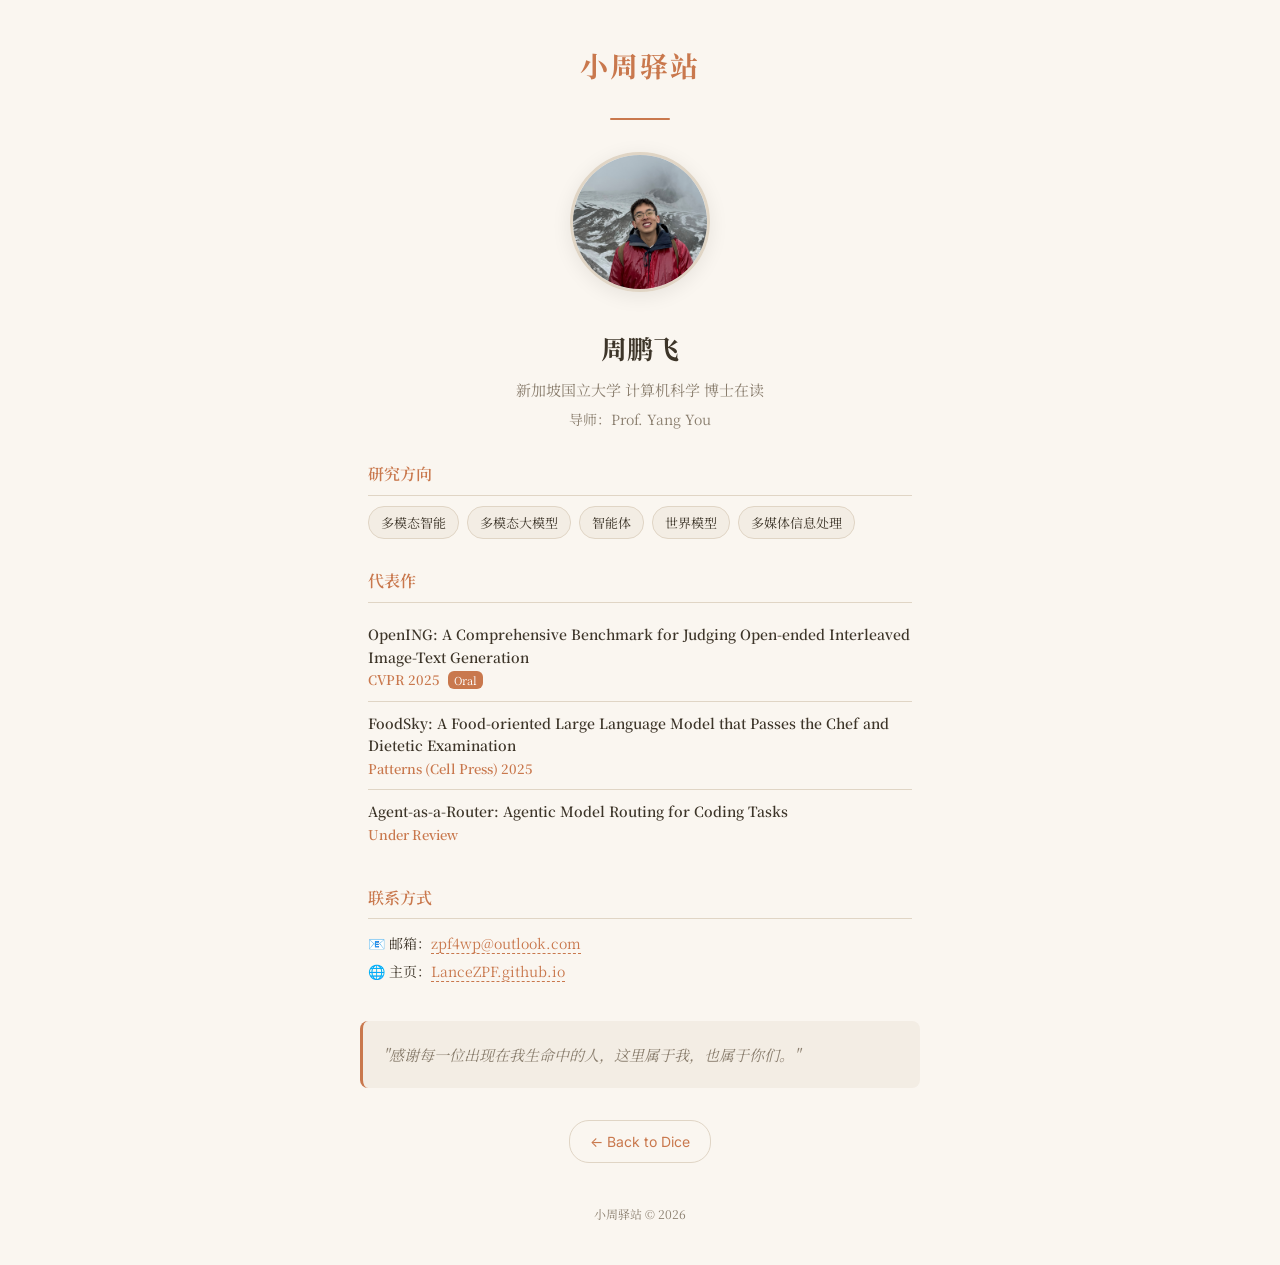
<file: zh.html>
<!DOCTYPE html>
<html lang="zh-CN">
<head>
  <meta charset="UTF-8">
  <meta name="viewport" content="width=device-width, initial-scale=1.0">
  <title>小周驿站 · LanceHub</title>
  <link rel="preconnect" href="https://fonts.googleapis.com">
  <link href="https://fonts.googleapis.com/css2?family=Noto+Serif+SC:wght@400;600;700&family=Inter:wght@400;600&display=swap" rel="stylesheet">
  <style>
    *, *::before, *::after { box-sizing: border-box; margin: 0; padding: 0; }

    :root {
      --warm-bg: #faf6f0;
      --warm-text: #3d3529;
      --warm-accent: #c9784d;
      --warm-border: #e0d5c5;
      --warm-muted: #8a7e6e;
      --warm-card: #f3ede4;
    }

    body {
      font-family: 'Noto Serif SC', 'Songti SC', serif;
      background: var(--warm-bg);
      color: var(--warm-text);
      min-height: 100vh;
      display: flex;
      align-items: center;
      justify-content: center;
      padding: 40px 20px;
      line-height: 1.8;
    }

    .container {
      max-width: 560px;
      width: 100%;
      text-align: center;
    }

    /* Title */
    .zh-title {
      font-size: 28px;
      font-weight: 700;
      color: var(--warm-accent);
      margin-bottom: 28px;
      letter-spacing: 2px;
    }

    /* Decorative line */
    .divider {
      width: 60px;
      height: 2px;
      background: var(--warm-accent);
      margin: 0 auto 32px;
      border-radius: 1px;
    }

    /* Photo */
    .zh-photo {
      width: 140px;
      height: 140px;
      border-radius: 50%;
      border: 3px solid var(--warm-border);
      object-fit: cover;
      margin-bottom: 24px;
      box-shadow: 0 4px 20px rgba(0,0,0,0.08);
    }

    /* Name & affiliation */
    .zh-name {
      font-size: 26px;
      font-weight: 700;
      margin-bottom: 4px;
    }

    .zh-affiliation {
      font-size: 15px;
      color: var(--warm-muted);
      margin-bottom: 4px;
    }

    .zh-advisor {
      font-size: 14px;
      color: var(--warm-muted);
      margin-bottom: 28px;
    }

    /* Sections */
    .zh-section {
      text-align: left;
      margin-bottom: 28px;
      padding: 0 8px;
    }

    .zh-section-title {
      font-size: 16px;
      font-weight: 600;
      color: var(--warm-accent);
      margin-bottom: 10px;
      padding-bottom: 6px;
      border-bottom: 1px solid var(--warm-border);
    }

    .zh-research-tags {
      display: flex;
      flex-wrap: wrap;
      gap: 8px;
      justify-content: flex-start;
    }

    .zh-tag {
      font-size: 13px;
      padding: 4px 12px;
      border: 1px solid var(--warm-border);
      border-radius: 16px;
      background: var(--warm-card);
      color: var(--warm-text);
    }

    /* Paper list */
    .zh-paper-list {
      list-style: none;
    }

    .zh-paper-list li {
      padding: 10px 0;
      border-bottom: 1px solid var(--warm-border);
      font-size: 14px;
      line-height: 1.6;
    }

    .zh-paper-list li:last-child { border-bottom: none; }

    .zh-paper-title {
      font-weight: 600;
      color: var(--warm-text);
    }

    .zh-paper-venue {
      font-size: 13px;
      color: var(--warm-accent);
      font-weight: 600;
    }

    .zh-paper-badge {
      font-size: 11px;
      padding: 1px 6px;
      border-radius: 6px;
      background: var(--warm-accent);
      color: #fff;
      margin-left: 4px;
    }

    /* Contact */
    .zh-contact {
      font-size: 14px;
      line-height: 2;
      text-align: left;
    }

    .zh-contact a {
      color: var(--warm-accent);
      text-decoration: none;
      border-bottom: 1px dashed var(--warm-accent);
    }

    .zh-contact a:hover {
      color: #a05c30;
    }

    /* Quote */
    .zh-quote {
      margin-top: 36px;
      padding: 20px;
      background: var(--warm-card);
      border-radius: 8px;
      border-left: 3px solid var(--warm-accent);
      font-size: 15px;
      font-style: italic;
      color: var(--warm-muted);
      text-align: left;
      line-height: 1.8;
    }

    /* Back link */
    .zh-back {
      margin-top: 32px;
      display: inline-flex;
      align-items: center;
      gap: 6px;
      font-size: 14px;
      font-family: 'Inter', sans-serif;
      color: var(--warm-accent);
      text-decoration: none;
      padding: 8px 20px;
      border: 1px solid var(--warm-border);
      border-radius: 20px;
      transition: all 0.2s;
    }

    .zh-back:hover {
      background: var(--warm-accent);
      color: #fff;
      border-color: var(--warm-accent);
    }

    /* Footer */
    .zh-footer {
      margin-top: 40px;
      font-size: 12px;
      color: var(--warm-muted);
    }

    @media (max-width: 600px) {
      .zh-title { font-size: 22px; }
      .zh-name { font-size: 22px; }
      .zh-photo { width: 110px; height: 110px; }
    }
  </style>
</head>
<body>

  <div class="container">

    <div class="zh-title">小周驿站</div>

    <div class="divider"></div>

    <img src="./files/about/LanceZhou_circle.jpg" alt="周鹏飞" class="zh-photo">

    <div class="zh-name">周鹏飞</div>
    <div class="zh-affiliation">新加坡国立大学 计算机科学 博士在读</div>
    <div class="zh-advisor">导师：Prof. Yang You</div>

    <!-- Research -->
    <div class="zh-section">
      <div class="zh-section-title">研究方向</div>
      <div class="zh-research-tags">
        <span class="zh-tag">多模态智能</span>
        <span class="zh-tag">多模态大模型</span>
        <span class="zh-tag">智能体</span>
        <span class="zh-tag">世界模型</span>
        <span class="zh-tag">多媒体信息处理</span>
      </div>
    </div>

    <!-- Papers -->
    <div class="zh-section">
      <div class="zh-section-title">代表作</div>
      <ul class="zh-paper-list">
        <li>
          <div class="zh-paper-title">OpenING: A Comprehensive Benchmark for Judging Open-ended Interleaved Image-Text Generation</div>
          <span class="zh-paper-venue">CVPR 2025</span>
          <span class="zh-paper-badge">Oral</span>
        </li>
        <li>
          <div class="zh-paper-title">FoodSky: A Food-oriented Large Language Model that Passes the Chef and Dietetic Examination</div>
          <span class="zh-paper-venue">Patterns (Cell Press) 2025</span>
        </li>
        <li>
          <div class="zh-paper-title">Agent-as-a-Router: Agentic Model Routing for Coding Tasks</div>
          <span class="zh-paper-venue">Under Review</span>
        </li>
      </ul>
    </div>

    <!-- Contact -->
    <div class="zh-section">
      <div class="zh-section-title">联系方式</div>
      <div class="zh-contact">
        &#128231; 邮箱：<a href="mailto:zpf4wp@outlook.com">zpf4wp@outlook.com</a><br>
        &#127760; 主页：<a href="https://LanceZPF.github.io" target="_blank">LanceZPF.github.io</a><br>
      </div>
    </div>

    <!-- Quote -->
    <div class="zh-quote">
      "感谢每一位出现在我生命中的人，这里属于我，也属于你们。"
    </div>

    <!-- Back -->
    <a href="index.html" class="zh-back">&#8592; Back to Dice</a>

    <div class="zh-footer">
      小周驿站 &copy; <script>document.write(new Date().getFullYear())</script>
    </div>

  </div>

</body>
</html>
</file>
